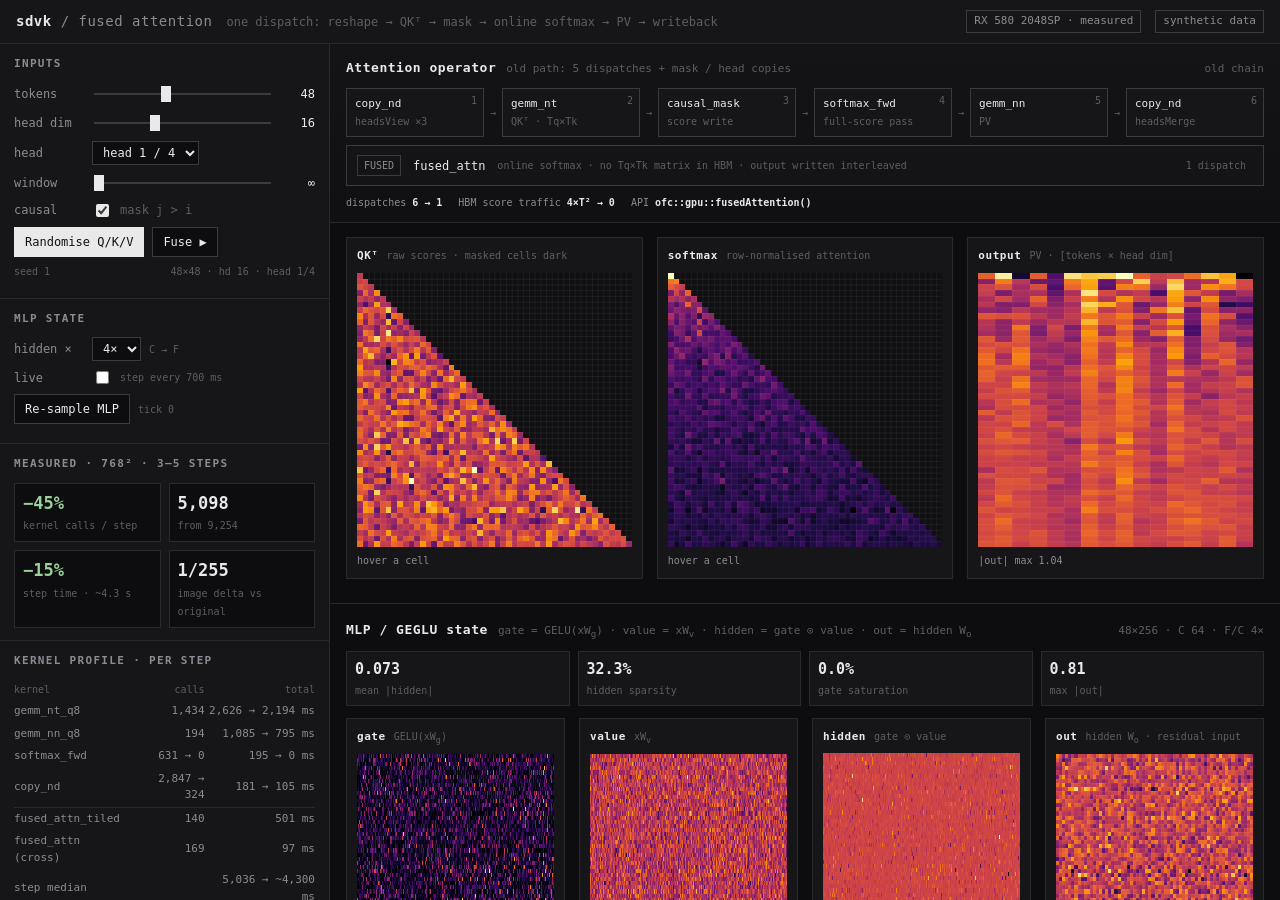
<file: viz/index.html>
<!doctype html>
<html lang="en">
<head>
<meta charset="utf-8">
<meta name="viewport" content="width=device-width, initial-scale=1">
<title>sdvk — fused attention viz</title>
<style>
  :root {
    --bg: #0d0d0f; --panel: #161618; --panel2: #1c1c1f; --line: #2a2a2e; --line2: #3a3a40;
    --ink: #e9e9ea; --dim: #8b8b93; --faint: #5d5d64; --accent: #f0d9a8; --bad: #e06c6c; --good: #9ad19a;
    --mono: "Consolas", "JetBrains Mono", "Cascadia Mono", "Microsoft YaHei UI", monospace;
  }
  * { box-sizing: border-box; }
  html, body { height: 100%; }
  body {
    margin: 0; background: var(--bg); color: var(--ink); font: 12px/1.5 var(--mono);
    overflow: hidden; user-select: none;
  }
  header {
    height: 44px; display: flex; align-items: center; gap: 14px; padding: 0 16px;
    border-bottom: 1px solid var(--line); background: var(--panel);
  }
  header .logo { font-size: 14px; letter-spacing: .5px; }
  header .logo b { font-weight: 600; }
  header .logo span { color: var(--dim); }
  header .sub { color: var(--faint); }
  header .spacer { flex: 1; }
  header .badge {
    border: 1px solid var(--line2); padding: 2px 7px; color: var(--dim); font-size: 11px;
  }
  main {
    height: calc(100% - 44px); display: grid; grid-template-columns: 330px minmax(0, 1fr);
  }
  aside {
    border-right: 1px solid var(--line); background: var(--panel); overflow-y: auto;
  }
  aside::-webkit-scrollbar, .heatwrap::-webkit-scrollbar { width: 10px; height: 10px; }
  aside::-webkit-scrollbar-thumb, .heatwrap::-webkit-scrollbar-thumb { background: var(--line2); }
  .block { border-bottom: 1px solid var(--line); padding: 12px 14px; }
  .block h2 {
    margin: 0 0 10px; font-size: 11px; font-weight: 600; letter-spacing: .12em;
    text-transform: uppercase; color: var(--dim);
  }
  .row { display: flex; align-items: center; gap: 8px; margin: 7px 0; }
  .row label { color: var(--dim); min-width: 70px; }
  .row output { color: var(--ink); min-width: 34px; text-align: right; }
  input[type=range] {
    -webkit-appearance: none; appearance: none; flex: 1; height: 18px; background: transparent;
  }
  input[type=range]::-webkit-slider-runnable-track {
    height: 2px; background: var(--line2);
  }
  input[type=range]::-webkit-slider-thumb {
    -webkit-appearance: none; width: 10px; height: 16px; margin-top: -7px;
    background: var(--ink); border: 0; border-radius: 0;
  }
  input[type=checkbox] { accent-color: var(--ink); }
  button {
    font: inherit; color: var(--ink); background: var(--bg); border: 1px solid var(--line2);
    padding: 5px 10px; cursor: pointer; border-radius: 0;
  }
  button:hover { border-color: var(--ink); }
  button.primary { background: var(--ink); color: #111; border-color: var(--ink); }
  select {
    font: inherit; color: var(--ink); background: var(--bg); border: 1px solid var(--line2);
    padding: 3px 6px; border-radius: 0; outline: 0;
  }
  /* pipeline */
  .stage {
    height: 100%; display: flex; flex-direction: column; overflow: hidden;
  }
  .content { flex: 1; overflow: auto; }
  .pipe {
    border-bottom: 1px solid var(--line); padding: 14px 16px 12px;
    background: linear-gradient(180deg, #141416, #101012);
  }
  .pipehead { display: flex; align-items: baseline; gap: 10px; margin-bottom: 10px; }
  .pipehead h1 { margin: 0; font-size: 13px; font-weight: 600; letter-spacing: .04em; }
  .pipehead span { color: var(--faint); font-size: 11px; }
  .pipehead .spacer { flex: 1; }
  .chain { display: flex; align-items: stretch; gap: 6px; }
  .op {
    flex: 1; min-width: 0; border: 1px solid var(--line2); background: var(--panel);
    padding: 7px 8px; transition: opacity .35s, transform .35s, border-color .35s, background .35s;
    position: relative;
  }
  .op .k { font-size: 11px; white-space: nowrap; overflow: hidden; text-overflow: ellipsis; }
  .op .m { color: var(--faint); font-size: 10px; margin-top: 2px; white-space: nowrap; }
  .op .idx { position: absolute; top: 4px; right: 6px; color: var(--faint); font-size: 10px; }
  .plus { display: flex; align-items: center; color: var(--faint); font-size: 10px; }
  .fusedop {
    margin-top: 8px; border: 1px solid var(--line2); background: #141416; padding: 9px 10px;
    display: flex; align-items: center; gap: 12px; transition: all .4s;
  }
  .fusedop .tag {
    border: 1px solid var(--line2); padding: 2px 6px; font-size: 10px; color: var(--dim);
    white-space: nowrap;
  }
  .fusedop .name { font-size: 12px; }
  .fusedop .meta { color: var(--faint); font-size: 10px; }
  .fusedop .spacer { flex: 1; }
  .fusedop .pill { color: var(--faint); font-size: 10px; border: 1px solid transparent; padding: 2px 6px; }
  body.fused .op { opacity: .18; transform: translateY(3px) scale(.985); }
  body.fused .op.hl { opacity: .3; border-color: var(--line); }
  body.fused .fusedop { border-color: var(--accent); box-shadow: 0 0 0 1px rgba(240,217,168,.18) inset; }
  body.fused .fusedop .pill { color: var(--accent); border-color: rgba(240,217,168,.35); }
  body.fused .chain { filter: saturate(.6); }
  .counts { color: var(--dim); font-size: 10px; margin-top: 9px; display: flex; gap: 16px; }
  .counts b { color: var(--ink); font-weight: 600; }
  /* heatmaps */
  .heatwrap {
    padding: 14px 16px 18px;
    display: grid; grid-template-columns: repeat(3, minmax(260px, 1fr)); gap: 14px;
    align-content: start;
  }
  .heatwrap.mlp { grid-template-columns: repeat(4, minmax(200px, 1fr)); padding-top: 0; }
  .sectionhead {
    display: flex; align-items: baseline; gap: 10px; padding: 16px 16px 10px;
    border-top: 1px solid var(--line); margin-top: 6px;
  }
  .sectionhead h2 { margin: 0; font-size: 13px; font-weight: 600; letter-spacing: .04em; }
  .sectionhead span { color: var(--faint); font-size: 11px; }
  .sectionhead .spacer { flex: 1; }
  .mlpstats { display: grid; grid-template-columns: repeat(4, 1fr); gap: 8px; padding: 0 16px 12px; }
  .mlpstats div { border: 1px solid var(--line); background: var(--panel); padding: 6px 8px; }
  .mlpstats b { display: block; font-size: 15px; font-weight: 600; }
  .mlpstats span { color: var(--faint); font-size: 10px; }
  .heat.wide { grid-column: 1 / -1; }
  .heat canvas.hist { aspect-ratio: auto; height: 74px; }
  .heat canvas.spark { aspect-ratio: auto; height: 42px; margin-top: 6px; }
  .heat { background: var(--panel); border: 1px solid var(--line); padding: 10px; min-width: 0; }
  .heat .cap { display: flex; align-items: baseline; gap: 8px; margin-bottom: 8px; }
  .heat .cap b { font-size: 11px; font-weight: 600; letter-spacing: .05em; }
  .heat .cap span { color: var(--faint); font-size: 10px; }
  .heat canvas { width: 100%; aspect-ratio: 1 / 1; display: block; background: #0a0a0c; image-rendering: pixelated; }
  .heat .readout { color: var(--dim); font-size: 10px; margin-top: 6px; min-height: 15px; white-space: nowrap; overflow: hidden; text-overflow: ellipsis; }
  .legend { display: flex; align-items: center; gap: 6px; margin-top: 6px; color: var(--faint); font-size: 10px; }
  .legend i { display: block; height: 6px; flex: 1; background: linear-gradient(90deg, #000004, #3b0f70, #b63679, #fe9f6d, #fcfdbf); }
  /* stats */
  .kpi { display: grid; grid-template-columns: 1fr 1fr; gap: 8px; }
  .kpi div { border: 1px solid var(--line); background: var(--bg); padding: 7px 8px; }
  .kpi b { display: block; font-size: 17px; font-weight: 600; }
  .kpi span { color: var(--faint); font-size: 10px; }
  .kpi .good { color: var(--good); }
  table { width: 100%; border-collapse: collapse; margin-top: 4px; }
  th, td { text-align: right; font-weight: 400; padding: 3px 0; color: var(--dim); font-size: 11px; }
  th:first-child, td:first-child { text-align: left; }
  th { color: var(--faint); font-size: 10px; }
  tr.sep td { border-top: 1px solid var(--line); }
  .foot { color: var(--faint); font-size: 10px; line-height: 1.6; }
  .chip { display: inline-block; border: 1px solid var(--line2); padding: 1px 5px; color: var(--dim); }
  @media (max-width: 1100px) {
    .heatwrap { grid-template-columns: repeat(2, minmax(240px, 1fr)); }
    .heatwrap.mlp { grid-template-columns: repeat(2, minmax(200px, 1fr)); }
    .heatwrap .heat:last-child { grid-column: span 2; }
    .mlpstats { grid-template-columns: repeat(2, 1fr); }
  }
  @media (max-width: 820px) {
    main { grid-template-columns: 1fr; }
    aside { display: none; }
    .heatwrap, .heatwrap.mlp { grid-template-columns: 1fr; }
  }
</style>
</head>
<body>
<header>
  <div class="logo"><b>sdvk</b><span> / fused attention</span></div>
  <div class="sub">one dispatch: reshape → QKᵀ → mask → online softmax → PV → writeback</div>
  <div class="spacer"></div>
  <div class="badge">RX 580 2048SP · measured</div>
  <div class="badge">synthetic data</div>
</header>

<main>
  <aside>
    <div class="block">
      <h2>Inputs</h2>
      <div class="row"><label>tokens</label><input id="tokens" type="range" min="16" max="96" step="8" value="48"><output id="tokensV">48</output></div>
      <div class="row"><label>head dim</label><input id="hd" type="range" min="8" max="32" step="8" value="16"><output id="hdV">16</output></div>
      <div class="row"><label>head</label><select id="head"></select></div>
      <div class="row"><label>window</label><input id="window" type="range" min="0" max="48" step="1" value="0"><output id="windowV">∞</output></div>
      <div class="row"><label>causal</label><input id="causal" type="checkbox" checked><span style="color:var(--faint)">mask j &gt; i</span></div>
      <div class="row"><button id="shuffle" class="primary">Randomise Q/K/V</button><button id="fuse">Fuse ▶</button></div>
      <div class="row" style="color:var(--faint);font-size:10px"><span id="seed">seed 1</span><span style="flex:1"></span><span id="selinfo">—</span></div>
    </div>

    <div class="block">
      <h2>MLP state</h2>
      <div class="row"><label>hidden ×</label><select id="mlpMult">
        <option value="2">2×</option><option value="4" selected>4×</option><option value="8">8×</option>
      </select><span style="color:var(--faint);font-size:10px">C → F</span></div>
      <div class="row"><label>live</label><input id="mlpLive" type="checkbox"><span style="color:var(--faint);font-size:10px">step every 700 ms</span></div>
      <div class="row"><button id="mlpResample">Re-sample MLP</button><span id="mlpTick" style="color:var(--faint);font-size:10px">tick 0</span></div>
    </div>

    <div class="block">
      <h2>Measured · 768² · 3–5 steps</h2>
      <div class="kpi">
        <div><b class="good">−45%</b><span>kernel calls / step</span></div>
        <div><b>5,098</b><span>from 9,254</span></div>
        <div><b class="good">−15%</b><span>step time · ~4.3 s</span></div>
        <div><b>1/255</b><span>image delta vs original</span></div>
      </div>
    </div>

    <div class="block">
      <h2>Kernel profile · per step</h2>
      <table>
        <tr><th>kernel</th><th>calls</th><th>total</th></tr>
        <tr><td>gemm_nt_q8</td><td>1,434</td><td>2,626 → 2,194 ms</td></tr>
        <tr><td>gemm_nn_q8</td><td>194</td><td>1,085 → 795 ms</td></tr>
        <tr><td>softmax_fwd</td><td>631 → 0</td><td>195 → 0 ms</td></tr>
        <tr><td>copy_nd</td><td>2,847 → 324</td><td>181 → 105 ms</td></tr>
        <tr class="sep"><td>fused_attn_tiled</td><td>140</td><td>501 ms</td></tr>
        <tr><td>fused_attn (cross)</td><td>169</td><td>97 ms</td></tr>
        <tr><td>step median</td><td></td><td class="good">5,036 → ~4,300 ms</td></tr>
      </table>
      <div class="legend"><span>0</span><i></i><span>1</span></div>
      <div class="foot" style="margin-top:8px">q8 GEMM now loads one packed word / float4 per thread (nt -16%, nn -27%; microbench up to -37%); fused tiled attention drops attention from ~1,020 to ~598 ms/step. Output identical to the original pipeline (max delta 1/255).</div>
    </div>

    <div class="block foot">
      <span class="chip">engine sdvk</span> <span class="chip">Vulkan + C++</span> <span class="chip">weights NoobAI-XL vPred Q8</span><br><br>
      Heatmaps are computed in the browser from the same algorithm (int8-free fp32) for illustration; they are not model activations.
    </div>
  </aside>

  <section class="stage">
    <div class="pipe">
      <div class="pipehead">
        <h1>Attention operator</h1>
        <span>old path: 5 dispatches + mask / head copies</span>
        <div class="spacer"></div>
        <span id="modeLabel" style="color:var(--faint)">old chain</span>
      </div>
      <div class="chain" id="chain">
        <div class="op"><span class="idx">1</span><div class="k">copy_nd</div><div class="m">headsView ×3</div></div>
        <div class="plus">→</div>
        <div class="op"><span class="idx">2</span><div class="k">gemm_nt</div><div class="m">QKᵀ · Tq×Tk</div></div>
        <div class="plus">→</div>
        <div class="op"><span class="idx">3</span><div class="k">causal_mask</div><div class="m">score write</div></div>
        <div class="plus">→</div>
        <div class="op"><span class="idx">4</span><div class="k">softmax_fwd</div><div class="m">full-score pass</div></div>
        <div class="plus">→</div>
        <div class="op"><span class="idx">5</span><div class="k">gemm_nn</div><div class="m">PV</div></div>
        <div class="plus">→</div>
        <div class="op"><span class="idx">6</span><div class="k">copy_nd</div><div class="m">headsMerge</div></div>
      </div>
      <div class="fusedop">
        <span class="tag">FUSED</span>
        <span class="name">fused_attn</span>
        <span class="meta">online softmax · no Tq×Tk matrix in HBM · output written interleaved</span>
        <span class="spacer"></span>
        <span class="pill" id="fusedPill">1 dispatch</span>
      </div>
      <div class="counts"><span>dispatches <b>6 → 1</b></span><span>HBM score traffic <b>4×T² → 0</b></span><span>API <b>ofc::gpu::fusedAttention()</b></span></div>
    </div>

    <div class="content">
    <div class="heatwrap">
      <div class="heat">
        <div class="cap"><b>QKᵀ</b><span>raw scores · masked cells dark</span></div>
        <canvas id="score"></canvas>
        <div class="readout" id="ro1">hover a cell</div>
      </div>
      <div class="heat">
        <div class="cap"><b>softmax</b><span>row-normalised attention</span></div>
        <canvas id="prob"></canvas>
        <div class="readout" id="ro2">hover a cell</div>
      </div>
      <div class="heat">
        <div class="cap"><b>output</b><span>PV · [tokens × head dim]</span></div>
        <canvas id="out"></canvas>
        <div class="readout" id="ro3">row-wise weighted values</div>
      </div>
    </div>

    <div class="sectionhead">
      <h2>MLP / GEGLU state</h2>
      <span>gate = GELU(xW<sub>g</sub>) · value = xW<sub>v</sub> · hidden = gate ⊙ value · out = hidden W<sub>o</sub></span>
      <div class="spacer"></div>
      <span id="mlpInfo">—</span>
    </div>
    <div class="mlpstats" id="mlpStats">
      <div><b id="stMean">—</b><span>mean |hidden|</span></div>
      <div><b id="stSparse">—</b><span>hidden sparsity</span></div>
      <div><b id="stSat">—</b><span>gate saturation</span></div>
      <div><b id="stOut">—</b><span>max |out|</span></div>
    </div>
    <div class="heatwrap mlp">
      <div class="heat">
        <div class="cap"><b>gate</b><span>GELU(xW<sub>g</sub>)</span></div>
        <canvas id="mlpGate"></canvas>
        <div class="readout" id="roG">hover a cell</div>
      </div>
      <div class="heat">
        <div class="cap"><b>value</b><span>xW<sub>v</sub></span></div>
        <canvas id="mlpVal"></canvas>
        <div class="readout" id="roV">hover a cell</div>
      </div>
      <div class="heat">
        <div class="cap"><b>hidden</b><span>gate ⊙ value</span></div>
        <canvas id="mlpHid"></canvas>
        <div class="readout" id="roH">hover a cell</div>
      </div>
      <div class="heat">
        <div class="cap"><b>out</b><span>hidden W<sub>o</sub> · residual input</span></div>
        <canvas id="mlpOut"></canvas>
        <div class="readout" id="roO">hover a cell</div>
      </div>
      <div class="heat wide">
        <div class="cap"><b>state</b><span>hidden histogram · mean |hidden| over ticks</span></div>
        <canvas id="mlpHist" class="hist"></canvas>
        <canvas id="mlpSpark" class="spark"></canvas>
      </div>
    </div>
    </div>
  </section>
</main>

<script>
'use strict';
const $ = id => document.getElementById(id);
const els = {
  tokens: $('tokens'), tokensV: $('tokensV'), hd: $('hd'), hdV: $('hdV'),
  head: $('head'), window: $('window'), windowV: $('windowV'), causal: $('causal'),
  shuffle: $('shuffle'), fuse: $('fuse'), seed: $('seed'), selinfo: $('selinfo'),
  score: $('score'), prob: $('prob'), out: $('out'), ro1: $('ro1'), ro2: $('ro2'), ro3: $('ro3'),
  modeLabel: $('modeLabel'), fusedPill: $('fusedPill'),
  mlpMult: $('mlpMult'), mlpLive: $('mlpLive'), mlpResample: $('mlpResample'), mlpTick: $('mlpTick'),
  mlpGate: $('mlpGate'), mlpVal: $('mlpVal'), mlpHid: $('mlpHid'), mlpOut: $('mlpOut'),
  mlpHist: $('mlpHist'), mlpSpark: $('mlpSpark'), mlpInfo: $('mlpInfo'),
  roG: $('roG'), roV: $('roV'), roH: $('roH'), roO: $('roO'),
  stMean: $('stMean'), stSparse: $('stSparse'), stSat: $('stSat'), stOut: $('stOut'),
};

const state = {
  seed: 1, mlpSeed: 0x51ed270b, q: null, k: null, v: null, scores: null, probs: null, out: null,
  T: 48, hd: 16, head: 0, heads: 4, window: 0, causal: true,
  mlpMult: 4, mlp: null, hist: [], tick: 0, live: false,
};

function rng(seed) {
  let s = seed >>> 0 || 1;
  return () => { s ^= s << 13; s >>>= 0; s ^= s >>> 17; s ^= s << 5; s >>>= 0; return s / 4294967296; };
}

function makeInputs() {
  const r = rng(state.seed);
  const T = state.T, hd = state.hd;
  const total = state.heads * T * hd;
  const gauss = () => (r() + r() + r() + r() - 2) * 1.2;
  state.q = new Float32Array(total);
  state.k = new Float32Array(total);
  state.v = new Float32Array(total);
  for (let i = 0; i < total; i++) { state.q[i] = gauss(); state.k[i] = gauss(); state.v[i] = gauss(); }
}

function maskOf(i, j) {
  if (state.causal && j > i) return true;
  if (state.window > 0 && Math.abs(j - i) > state.window) return true;
  return false;
}

function compute() {
  const T = state.T, hd = state.hd;
  const base = state.head * T * hd;
  const q = state.q, k = state.k, v = state.v;
  const scale = 1 / Math.sqrt(hd);
  const scores = new Float32Array(T * T);
  const probs = new Float32Array(T * T);
  const out = new Float32Array(T * hd);
  for (let i = 0; i < T; i++) {
    let rowMax = -Infinity;
    for (let j = 0; j < T; j++) {
      if (maskOf(i, j)) { scores[i * T + j] = NaN; continue; }
      let dot = 0;
      for (let d = 0; d < hd; d++) dot += q[base + i * hd + d] * k[base + j * hd + d];
      const s = dot * scale;
      scores[i * T + j] = s;
      if (s > rowMax) rowMax = s;
    }
    let sum = 0;
    for (let j = 0; j < T; j++) {
      const s = scores[i * T + j];
      if (Number.isNaN(s)) { probs[i * T + j] = NaN; continue; }
      const p = Math.exp(s - rowMax);
      probs[i * T + j] = p;
      sum += p;
    }
    for (let j = 0; j < T; j++) {
      if (Number.isNaN(probs[i * T + j])) continue;
      probs[i * T + j] /= sum;
    }
    for (let d = 0; d < hd; d++) {
      let acc = 0;
      for (let j = 0; j < T; j++) {
        const p = probs[i * T + j];
        if (!Number.isNaN(p)) acc += p * v[base + j * hd + d];
      }
      out[i * hd + d] = acc;
    }
  }
  state.scores = scores; state.probs = probs; state.out = out;
}

function colormap(t) {
  // inferno-ish
  t = Math.max(0, Math.min(1, t));
  const stops = [[0,0,4],[27,12,65],[74,12,107],[120,28,109],[165,44,96],[207,68,70],[237,105,37],[251,155,6],[250,205,76],[252,253,191]];
  const x = t * (stops.length - 1), i = Math.floor(x), f = x - i;
  const a = stops[i], b = stops[Math.min(stops.length - 1, i + 1)];
  return [a[0] + (b[0]-a[0])*f, a[1] + (b[1]-a[1])*f, a[2] + (b[2]-a[2])*f];
}

function drawHeat(canvas, data, rows, cols, mode) {
  const dpr = Math.min(2, window.devicePixelRatio || 1);
  const cssW = canvas.clientWidth, cssH = canvas.clientHeight;
  canvas.width = Math.max(1, Math.round(cssW * dpr));
  canvas.height = Math.max(1, Math.round(cssH * dpr));
  const ctx = canvas.getContext('2d');
  ctx.setTransform(dpr, 0, 0, dpr, 0, 0);
  ctx.fillStyle = '#0a0a0c'; ctx.fillRect(0, 0, cssW, cssH);

  let lo = Infinity, hi = -Infinity;
  for (let i = 0; i < data.length; i++) {
    const v = data[i];
    if (Number.isNaN(v)) continue;
    if (v < lo) lo = v;
    if (v > hi) hi = v;
  }
  if (!isFinite(lo)) { lo = 0; hi = 1; }
  const span = Math.max(1e-9, hi - lo);

  const off = document.createElement('canvas');
  off.width = cols; off.height = rows;
  const octx = off.getContext('2d');
  const img = octx.createImageData(cols, rows);
  for (let i = 0; i < rows; i++) {
    for (let j = 0; j < cols; j++) {
      const v = data[i * cols + j];
      const p = (i * cols + j) * 4;
      if (Number.isNaN(v)) {
        img.data[p] = 16; img.data[p+1] = 16; img.data[p+2] = 18; img.data[p+3] = 255;
        continue;
      }
      let t = mode === 'prob' ? Math.sqrt((v - lo) / span) : (v - lo) / span;
      if (mode === 'out') t = (v - lo) / span;
      const c = colormap(t);
      img.data[p] = c[0]; img.data[p+1] = c[1]; img.data[p+2] = c[2]; img.data[p+3] = 255;
    }
  }
  octx.putImageData(img, 0, 0);
  ctx.imageSmoothingEnabled = false;
  ctx.drawImage(off, 0, 0, cssW, cssH);

  if (rows <= 64 && cols <= 64) {
    ctx.strokeStyle = 'rgba(255,255,255,.055)';
    ctx.lineWidth = 1;
    const cw = cssW / cols, ch = cssH / rows;
    for (let j = 1; j < cols; j++) { ctx.beginPath(); ctx.moveTo(j * cw + .5, 0); ctx.lineTo(j * cw + .5, cssH); ctx.stroke(); }
    for (let i = 1; i < rows; i++) { ctx.beginPath(); ctx.moveTo(0, i * ch + .5); ctx.lineTo(cssW, i * ch + .5); ctx.stroke(); }
  }
}


// ---------------------------------------------------------------- MLP / GEGLU state
function erf(x) {
  const s = Math.sign(x); x = Math.abs(x);
  const t = 1 / (1 + 0.3275911 * x);
  const y = 1 - (((((1.061405429 * t - 1.453152027) * t) + 1.421413741) * t - 0.284496736) * t + 0.254829592) * t * Math.exp(-x * x);
  return s * y;
}
function gelu(x) { return 0.5 * x * (1 + erf(x * 0.7071067811865476)); }

function makeMLPData() {
  const T = state.T, C = state.heads * state.hd, F = C * state.mlpMult;
  const r = rng(state.mlpSeed);
  const gauss = () => (r() + r() + r() + r() - 2) * 1.2;
  const scale = 1 / Math.sqrt(C);
  const x = new Float32Array(T * C);
  const wg = new Float32Array(C * F), wv = new Float32Array(C * F), wo = new Float32Array(F * C);
  for (let i = 0; i < x.length; i++) x[i] = gauss();
  for (let i = 0; i < wg.length; i++) { wg[i] = gauss() * scale; wv[i] = gauss() * scale; }
  for (let i = 0; i < wo.length; i++) wo[i] = gauss() * scale;
  state.mlp = {
    sig: `${T}:${C}:${F}`, T, C, F, x, wg, wv, wo,
    gate: new Float32Array(T * F), val: new Float32Array(T * F),
    hid: new Float32Array(T * F), out: new Float32Array(T * C),
    stats: { meanAbs: 0, sparse: 0, sat: 0, outMax: 0, maxH: 0 },
  };
  state.hist.length = 0;
}

function ensureMLP(force) {
  const T = state.T, C = state.heads * state.hd, F = C * state.mlpMult;
  const sig = `${T}:${C}:${F}`;
  if (!force && state.mlp && state.mlp.sig === sig) return false;
  makeMLPData();
  return true;
}

function computeMLP() {
  const m = state.mlp;
  if (!m) return;
  const { T, C, F, x, wg, wv, wo, gate, val, hid, out } = m;
  for (let t = 0; t < T; t++) {
    const xb = t * C;
    for (let f = 0; f < F; f++) {
      let g = 0, v = 0;
      for (let c = 0; c < C; c++) {
        const xv = x[xb + c];
        g += xv * wg[c * F + f];
        v += xv * wv[c * F + f];
      }
      const gv = gelu(g);
      gate[t * F + f] = gv;
      val[t * F + f] = v;
      hid[t * F + f] = gv * v;
    }
    for (let c = 0; c < C; c++) {
      let o = 0;
      for (let f = 0; f < F; f++) o += hid[t * F + f] * wo[f * C + c];
      out[xb + c] = o;
    }
  }
  let maxH = 0, sumAbs = 0, sat = 0, outMax = 0;
  for (let i = 0; i < hid.length; i++) {
    const a = Math.abs(hid[i]);
    if (a > maxH) maxH = a;
    sumAbs += a;
  }
  let near = 0;
  const thresh = maxH * 0.01;
  for (let i = 0; i < hid.length; i++) if (Math.abs(hid[i]) < thresh) near++;
  for (let i = 0; i < gate.length; i++) if (gate[i] > 3) sat++;
  for (let i = 0; i < out.length; i++) outMax = Math.max(outMax, Math.abs(out[i]));
  m.stats = { meanAbs: sumAbs / hid.length, maxH, sparse: near / hid.length, sat: sat / gate.length, outMax };
  state.hist.push(m.stats.meanAbs);
  if (state.hist.length > 120) state.hist.shift();
}

function canvas2d(c) {
  const dpr = Math.min(2, window.devicePixelRatio || 1);
  const w = Math.max(1, c.clientWidth), h = Math.max(1, c.clientHeight);
  c.width = Math.round(w * dpr); c.height = Math.round(h * dpr);
  const ctx = c.getContext('2d');
  ctx.setTransform(dpr, 0, 0, dpr, 0, 0);
  ctx.clearRect(0, 0, w, h);
  return { ctx, w, h };
}

function drawHist() {
  const m = state.mlp;
  if (!m) return;
  const { ctx, w, h } = canvas2d(els.mlpHist);
  const bins = 48;
  const counts = new Uint32Array(bins);
  let maxAbs = 0;
  for (let i = 0; i < m.hid.length; i++) maxAbs = Math.max(maxAbs, Math.abs(m.hid[i]));
  const span = Math.max(1e-9, maxAbs);
  for (let i = 0; i < m.hid.length; i++) {
    const b = Math.min(bins - 1, Math.floor((m.hid[i] / span + 1) * 0.5 * bins));
    counts[b]++;
  }
  let maxC = 1;
  for (const v of counts) maxC = Math.max(maxC, v);
  ctx.fillStyle = '#0a0a0c'; ctx.fillRect(0, 0, w, h);
  const bw = w / bins;
  for (let b = 0; b < bins; b++) {
    const bh = (counts[b] / maxC) * (h - 4);
    const c = colormap(b / (bins - 1));
    ctx.fillStyle = `rgb(${c[0]|0},${c[1]|0},${c[2]|0})`;
    ctx.fillRect(b * bw, h - bh, Math.max(1, bw - 1), bh);
  }
  ctx.strokeStyle = 'rgba(255,255,255,.12)';
  ctx.beginPath(); ctx.moveTo(w / 2, 0); ctx.lineTo(w / 2, h); ctx.stroke();
}

function drawSpark() {
  const { ctx, w, h } = canvas2d(els.mlpSpark);
  ctx.fillStyle = '#0a0a0c'; ctx.fillRect(0, 0, w, h);
  const hist = state.hist;
  if (hist.length < 2) return;
  const maxV = Math.max(...hist, 1e-9);
  ctx.strokeStyle = '#f0d9a8'; ctx.lineWidth = 1.4;
  ctx.beginPath();
  for (let i = 0; i < hist.length; i++) {
    const x = (i / (hist.length - 1)) * (w - 2) + 1;
    const y = h - 2 - (hist[i] / maxV) * (h - 6);
    if (i === 0) ctx.moveTo(x, y); else ctx.lineTo(x, y);
  }
  ctx.stroke();
  ctx.fillStyle = 'rgba(240,217,168,.85)';
  ctx.font = '9px Consolas, monospace';
  ctx.fillText(maxV.toFixed(2), 3, 10);
}

function drawMLP() {
  const m = state.mlp;
  if (!m) return;
  drawHeat(els.mlpGate, m.gate, m.T, m.F, 'mlp');
  drawHeat(els.mlpVal, m.val, m.T, m.F, 'mlp');
  drawHeat(els.mlpHid, m.hid, m.T, m.F, 'mlp');
  drawHeat(els.mlpOut, m.out, m.T, m.C, 'mlp');
  drawHist(); drawSpark();
  const st = m.stats;
  els.stMean.textContent = st.meanAbs.toFixed(3);
  els.stSparse.textContent = (st.sparse * 100).toFixed(1) + '%';
  els.stSat.textContent = (st.sat * 100).toFixed(1) + '%';
  els.stOut.textContent = st.outMax.toFixed(2);
  els.mlpInfo.textContent = `${m.T}×${m.F} · C ${m.C} · F/C ${state.mlpMult}×`;
}

let mlpTimer = null;
function setLive(on) {
  state.live = on;
  if (mlpTimer) { clearInterval(mlpTimer); mlpTimer = null; }
  if (on) {
    mlpTimer = setInterval(() => {
      const x = state.mlp.x;
      for (let i = 0; i < x.length; i++) x[i] += (Math.random() * 2 - 1) * 0.10;
      computeMLP(); drawMLP();
      state.tick++;
      els.mlpTick.textContent = 'tick ' + state.tick;
    }, 700);
  }
}

function render() {
  compute();
  drawHeat(els.score, state.scores, state.T, state.T, 'score');
  drawHeat(els.prob, state.probs, state.T, state.T, 'prob');
  drawHeat(els.out, state.out, state.T, state.hd, 'out');
  els.selinfo.textContent = `${state.T}×${state.T} · hd ${state.hd} · head ${state.head + 1}/${state.heads}`;
  els.ro1.textContent = 'hover a cell';
  els.ro2.textContent = 'hover a cell';
  els.ro3.textContent = `|out| max ${Math.max(...Array.from(state.out, Math.abs)).toFixed(2)}`;
}

function bindHover(canvas, dataFn, rowsFn, colsFn, outEl, kind) {
  canvas.addEventListener('mousemove', ev => {
    const data = dataFn(), rows = rowsFn(), cols = colsFn();
    const r = canvas.getBoundingClientRect();
    const j = Math.min(cols - 1, Math.max(0, Math.floor((ev.clientX - r.left) / r.width * cols)));
    const i = Math.min(rows - 1, Math.max(0, Math.floor((ev.clientY - r.top) / r.height * rows)));
    const v = data[i * cols + j];
    outEl.textContent = Number.isNaN(v)
      ? `[${i}, ${j}] masked`
      : kind === 'prob'
        ? `[${i}, ${j}]  p=${v.toFixed(4)}  row Σ=1`
        : `[${i}, ${j}]  ${v.toFixed(4)}`;
  });
  canvas.addEventListener('mouseleave', () => { outEl.textContent = kind === 'out' ? 'row-wise weighted values' : 'hover a cell'; });
}

function rebuild(resetSeed) {
  state.T = +els.tokens.value;
  state.hd = +els.hd.value;
  state.window = +els.window.value;
  state.causal = els.causal.checked;
  els.tokensV.textContent = state.T;
  els.hdV.textContent = state.hd;
  els.windowV.textContent = state.window === 0 ? '∞' : state.window;
  if (resetSeed) { state.seed = (Math.random() * 0xffffffff) >>> 0; els.seed.textContent = 'seed ' + state.seed; }
  if (!state.q || state.q.length !== state.heads * state.T * state.hd) makeInputs();
  const mlpDirty = ensureMLP(false);
  render();
  if (mlpDirty) { state.hist.length = 0; computeMLP(); drawMLP(); }
}

function schedule() {
  rebuild(false);
}

els.head.innerHTML = Array.from({length: 4}, (_, i) => `<option value="${i}">head ${i + 1} / 4</option>`).join('');
els.head.addEventListener('change', () => { state.head = +els.head.value; schedule(); });
for (const id of ['tokens', 'hd', 'window']) els[id].addEventListener('input', schedule);
els.causal.addEventListener('change', schedule);
els.shuffle.addEventListener('click', () => {
  state.seed = (Math.random() * 0xffffffff) >>> 0;
  state.mlpSeed = (state.seed ^ 0x9e3779b9) >>> 0;
  els.seed.textContent = 'seed ' + state.seed;
  makeInputs();
  ensureMLP(true);
  state.hist.length = 0;
  state.tick = 0; els.mlpTick.textContent = 'tick 0';
  computeMLP(); drawMLP();
  render();
});
els.mlpMult.addEventListener('change', () => {
  state.mlpMult = +els.mlpMult.value;
  ensureMLP(true);
  state.hist.length = 0;
  computeMLP(); drawMLP();
});
els.mlpResample.addEventListener('click', () => {
  state.mlpSeed = (Math.random() * 0xffffffff) >>> 0;
  ensureMLP(true);
  state.hist.length = 0; state.tick = 0; els.mlpTick.textContent = 'tick 0';
  computeMLP(); drawMLP();
});
els.mlpLive.addEventListener('change', () => setLive(els.mlpLive.checked));
function applyFused(on) {
  document.body.classList.toggle('fused', on);
  els.fuse.textContent = on ? 'Unfuse ◀' : 'Fuse ▶';
  els.modeLabel.textContent = on ? 'fused: 1 dispatch' : 'old chain';
  els.fusedPill.textContent = on ? '1 dispatch · 6 → 1' : '1 dispatch';
}
els.fuse.addEventListener('click', () => applyFused(!document.body.classList.contains('fused')));

window.addEventListener('resize', schedule);

const params = new URLSearchParams(location.search);
if (params.get('fused') === '1') applyFused(true);
if (params.get('tokens')) els.tokens.value = String(Math.max(16, Math.min(96, +params.get('tokens') || 48)));
if (params.get('causal') === '0') els.causal.checked = false;
makeInputs();
ensureMLP(true);
computeMLP();
bindHover(els.score, () => state.scores, () => state.T, () => state.T, els.ro1, 'score');
bindHover(els.prob, () => state.probs, () => state.T, () => state.T, els.ro2, 'prob');
bindHover(els.out, () => state.out, () => state.T, () => state.hd, els.ro3, 'out');
bindHover(els.mlpGate, () => state.mlp.gate, () => state.mlp.T, () => state.mlp.F, els.roG, 'mlp');
bindHover(els.mlpVal, () => state.mlp.val, () => state.mlp.T, () => state.mlp.F, els.roV, 'mlp');
bindHover(els.mlpHid, () => state.mlp.hid, () => state.mlp.T, () => state.mlp.F, els.roH, 'mlp');
bindHover(els.mlpOut, () => state.mlp.out, () => state.mlp.T, () => state.mlp.C, els.roO, 'mlp');
rebuild(false);
drawMLP();
</script>
</body>
</html>
</file>
